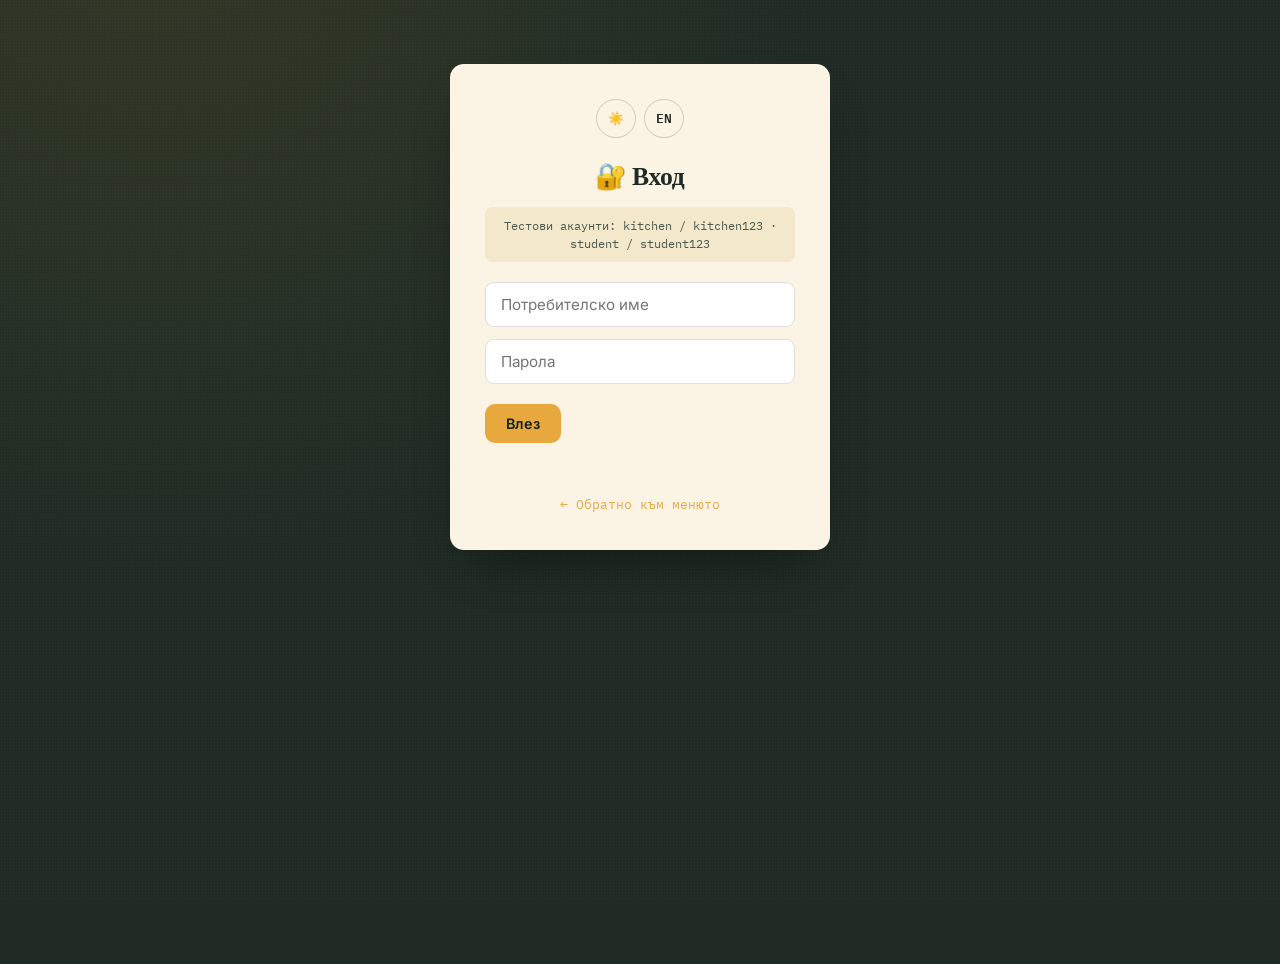
<file: SchoolMenu.Api/wwwroot/login.html>
<!DOCTYPE html>
<html lang="bg">
<head>
    <meta charset="UTF-8">
    <meta name="viewport" content="width=device-width, initial-scale=1.0">
    <title>Вход | Дневно меню</title>
    <link rel="preconnect" href="https://fonts.googleapis.com">
    <link rel="stylesheet" href="css/style.css">
    <script>document.documentElement.setAttribute('data-theme', localStorage.getItem('theme') || 'dark');</script>
</head>
<body>

    <main class="login-box">
        <div class="toggles">
            <button id="btn-theme" class="toggle-btn" title="Тъмен / светъл режим">🌙</button>
            <button id="btn-lang" class="toggle-btn" title="Език / Language">EN</button>
        </div>

        <h1 data-i18n="login_title">🔐 Вход</h1>

        <!-- Подсказка за тестване - махни я преди реално ползване! -->
        <p class="hint" data-i18n="login_hint">Тестови акаунти: kitchen / kitchen123 &middot; student / student123</p>

        <form id="login-form">
            <input id="username" data-i18n-placeholder="ph_username" placeholder="Потребителско име" required>
            <input id="password" type="password" data-i18n-placeholder="ph_password" placeholder="Парола" required>
            <button type="submit" data-i18n="btn_login">Влез</button>
            <!-- Тук се показва съобщение при грешен вход -->
            <div id="error" class="error"></div>
        </form>

        <a href="index.html" data-i18n="back_to_menu">← Обратно към менюто</a>
    </main>

    <script src="js/api.js"></script>
    <script>
        // Логиката на входа е кратка, затова е директно тук.
        document.getElementById("login-form").addEventListener("submit", async (e) => {
            e.preventDefault();   // спри презареждането на страницата

            try {
                const user = await login(              // функцията е в api.js
                    document.getElementById("username").value,
                    document.getElementById("password").value
                );

                // Пренасочваме според ролята:
                // кухнята -> админ панела, всички останали -> менюто
                window.location.href = (user.role === "kitchen") ? "admin.html" : "index.html";
            } catch (err) {
                // Сървърът връща грешката на български (идва директно от бекенда)
                document.getElementById("error").textContent = err.message;
            }
        });
    </script>
</body>
</html>
</file>
<file: SchoolMenu.Api/wwwroot/css/style.css>
@import url('https://fonts.googleapis.com/css2?family=Fraunces:ital,opsz,wght@0,9..144,400;0,9..144,600;0,9..144,700;1,9..144,500&family=Inter:wght@400;500;600;700&family=IBM+Plex+Mono:wght@400;500&display=swap');

/* ============================================================
   ДИЗАЙН ТОКЕНИ
   Тема: "бележка от кухнята" — топла хартиена картичка
   на тъмно бутилково зелено фоново платно.
   ============================================================ */
:root {
  --pine:      #1F2B24;   /* фон на страницата */
  --pine-deep: #14201A;
  --paper:     #FBF3E3;   /* картата с менюто/формите */
  --paper-2:   #F3E7CC;
  --mustard:   #E7A93D;   /* основен акцент */
  --mustard-2: #C98A22;
  --tomato:    #C1483A;   /* внимание / изход / грешка */
  --sage:      #7C9A82;   /* второстепенен текст върху pine */
  --ink:       #1F2B24;
  --ink-soft:  #4B5A4F;

  --font-display: 'Fraunces', serif;
  --font-body: 'Inter', sans-serif;
  --font-mono: 'IBM Plex Mono', monospace;

  --radius: 14px;
  --shadow-card: 0 24px 48px -20px rgba(0,0,0,0.45);
}

/* ---------------- СВЕТЪЛ РЕЖИМ ----------------
   Същата "кухненска бележка" идентичност, само обърнати
   роли: топла хартия навсякъде, зеленото става акцент. */
:root[data-theme="light"] {
  --pine:      #F6EFDD;
  --pine-deep: #EDE0C4;
  --paper:     #FFFFFF;
  --paper-2:   #F3E7CC;
  --mustard:   #D9922C;
  --mustard-2: #B87A1E;
  --tomato:    #B03A2E;
  --sage:      #5C6E62;
  --ink:       #1F2B24;
  --ink-soft:  #4B5A4F;
  --shadow-card: 0 20px 40px -22px rgba(31,43,36,0.25);
}

:root[data-theme="light"] body { color: var(--ink); }
:root[data-theme="light"] header h1 { color: var(--ink); }
:root[data-theme="light"] header { border-bottom-color: rgba(31,43,36,0.12); }
:root[data-theme="light"] .day-nav button { color: var(--ink); border-color: rgba(31,43,36,0.2); }
:root[data-theme="light"] .day-nav button:hover { background: rgba(31,43,36,0.06); }
:root[data-theme="light"] #menu-date { color: var(--ink-soft); }
:root[data-theme="light"] .menu-card::after {
  background: radial-gradient(circle at 10px 0, transparent 10px, var(--paper) 10.5px) repeat-x;
}

/* ---------------- ПРЕВКЛЮЧВАТЕЛИ (език / тема) ---------------- */
.toggles {
  display: flex;
  align-items: center;
  gap: 0.5rem;
}

.toggle-btn {
  background: transparent;
  color: var(--paper);
  border: 1px solid rgba(251,243,227,0.3);
  border-radius: 999px;
  width: auto;
  min-width: 2.4rem;
  height: 2.4rem;
  padding: 0 0.7rem;
  font-family: var(--font-mono);
  font-size: 0.8rem;
  display: flex;
  align-items: center;
  justify-content: center;
  cursor: pointer;
  transition: background 0.15s ease, transform 0.12s ease;
}
.toggle-btn:hover { background: rgba(251,243,227,0.12); transform: translateY(-1px); }

:root[data-theme="light"] .toggle-btn { color: var(--ink); border-color: rgba(31,43,36,0.2); }
:root[data-theme="light"] .toggle-btn:hover { background: rgba(31,43,36,0.06); }

.login-box .toggles { justify-content: center; margin-bottom: 1.2rem; }
.login-box .toggle-btn { color: var(--ink); border-color: rgba(31,43,36,0.2); }
.login-box .toggle-btn:hover { background: rgba(31,43,36,0.06); }

* { box-sizing: border-box; }

body {
  margin: 0;
  min-height: 100vh;
  background:
    radial-gradient(circle at 12% -10%, rgba(231,169,61,0.10), transparent 45%),
    var(--pine);
  background-attachment: fixed;
  font-family: var(--font-body);
  color: var(--paper);
  line-height: 1.5;
}

/* subtle grain/texture so the green isn't flat */
body::before {
  content: "";
  position: fixed;
  inset: 0;
  pointer-events: none;
  background-image: radial-gradient(rgba(255,255,255,0.035) 1px, transparent 1px);
  background-size: 3px 3px;
  z-index: 0;
}

main, header { position: relative; z-index: 1; }

h1, h2, h3 {
  font-family: var(--font-display);
  letter-spacing: -0.01em;
  margin: 0 0 0.4em;
}

a { color: var(--mustard); }

/* ---------------- HEADER ---------------- */
header {
  display: flex;
  align-items: center;
  justify-content: space-between;
  padding: 1.6rem 2rem;
  border-bottom: 1px solid rgba(251,243,227,0.12);
}

header h1 {
  font-size: 1.5rem;
  font-weight: 600;
  color: var(--paper);
  display: flex;
  align-items: center;
  gap: 0.5rem;
}

header a {
  text-decoration: none;
  font-family: var(--font-mono);
  font-size: 0.85rem;
  border: 1px solid var(--mustard);
  padding: 0.5rem 1rem;
  border-radius: 999px;
  transition: background 0.15s ease, color 0.15s ease;
}
header a:hover { background: var(--mustard); color: var(--pine-deep); }

.header-right {
  display: flex;
  align-items: center;
  gap: 1rem;
  font-family: var(--font-mono);
  font-size: 0.85rem;
  color: var(--sage);
}

/* ---------------- MAIN LAYOUT ---------------- */
main {
  max-width: 780px;
  margin: 0 auto;
  padding: 2.5rem 1.5rem 5rem;
}

/* ---------------- BUTTONS ---------------- */
button {
  font-family: var(--font-body);
  font-weight: 600;
  font-size: 0.9rem;
  border: none;
  border-radius: 10px;
  padding: 0.7rem 1.3rem;
  cursor: pointer;
  background: var(--mustard);
  color: var(--pine-deep);
  transition: transform 0.12s ease, background 0.15s ease;
}
button:hover { background: var(--mustard-2); transform: translateY(-1px); }
button:active { transform: translateY(0); }

#btn-logout {
  background: transparent;
  color: var(--tomato);
  border: 1px solid var(--tomato);
}
#btn-logout:hover { background: var(--tomato); color: var(--paper); }

/* ---------------- STUDENT MENU: "ORDER TICKET" ----------------
   Signature element: обект във вид на кухненска бележка/чек,
   с назъбен ("perforated") долен ръб и пунктирни разделители,
   типични за истинска бланка от кухня. */

#menu-date {
  font-size: 1.05rem;
  font-weight: 500;
  font-style: italic;
  color: var(--sage);
  text-align: center;
  margin-bottom: 1.6rem;
  text-transform: capitalize;
}

.day-nav {
  display: flex;
  justify-content: center;
  gap: 0.6rem;
  margin-bottom: 2rem;
}
.day-nav button {
  background: transparent;
  color: var(--paper);
  border: 1px solid rgba(251,243,227,0.25);
}
.day-nav button:hover { background: rgba(251,243,227,0.1); }
#btn-today { background: var(--mustard); color: var(--pine-deep); border-color: var(--mustard); }
#btn-today:hover { background: var(--mustard-2); }

#menu-container { display: flex; justify-content: center; }

.menu-card {
  position: relative;
  background: var(--paper);
  color: var(--ink);
  width: 100%;
  max-width: 420px;
  padding: 2rem 1.8rem 1.6rem;
  border-radius: 4px;
  box-shadow: var(--shadow-card);
  font-family: var(--font-mono);
}

.menu-card::before {
  content: "МЕНЮ ЗА ДЕНЯ";
  display: block;
  font-family: var(--font-display);
  font-style: italic;
  font-size: 0.95rem;
  text-align: center;
  color: var(--ink-soft);
  border-bottom: 1px dashed var(--ink-soft);
  padding-bottom: 0.9rem;
  margin-bottom: 1.2rem;
  letter-spacing: 0.08em;
}

/* назъбен ръб долу, като истинска бележка */
.menu-card::after {
  content: "";
  position: absolute;
  left: 0; right: 0; bottom: -10px;
  height: 20px;
  background:
    radial-gradient(circle at 10px 0, transparent 10px, var(--paper) 10.5px) repeat-x;
  background-size: 20px 20px;
}

.menu-item {
  display: flex;
  align-items: flex-start;
  gap: 0.9rem;
  padding: 0.7rem 0;
  border-bottom: 1px dashed rgba(31,43,36,0.18);
}
.menu-item:last-of-type { border-bottom: none; }

.menu-item .emoji {
  font-size: 1.4rem;
  line-height: 1;
  flex-shrink: 0;
}

.menu-item small {
  display: block;
  text-transform: uppercase;
  letter-spacing: 0.08em;
  font-size: 0.68rem;
  color: var(--ink-soft);
  margin-bottom: 0.15rem;
}

.menu-item strong {
  font-family: var(--font-body);
  font-size: 1.02rem;
  font-weight: 600;
  display: block;
}

.menu-item em {
  display: block;
  font-style: normal;
  font-size: 0.72rem;
  color: var(--tomato);
  margin-top: 0.2rem;
}

.notes {
  margin: 1.2rem 0 0;
  padding-top: 0.9rem;
  border-top: 1px dashed rgba(31,43,36,0.18);
  font-size: 0.85rem;
  color: var(--ink-soft);
}

.alert {
  background: var(--paper);
  color: var(--ink-soft);
  padding: 1.6rem;
  border-radius: var(--radius);
  text-align: center;
  font-style: italic;
  font-family: var(--font-display);
  max-width: 420px;
  box-shadow: var(--shadow-card);
}

/* ---------------- PANELS (admin) ---------------- */
.panel {
  background: var(--paper);
  color: var(--ink);
  border-radius: var(--radius);
  padding: 1.8rem;
  margin-bottom: 1.8rem;
  box-shadow: var(--shadow-card);
}

.panel h2 {
  font-size: 1.25rem;
  color: var(--ink);
  display: flex;
  align-items: center;
  gap: 0.5rem;
}
.panel h2::before {
  content: "";
  width: 8px; height: 8px;
  border-radius: 50%;
  background: var(--mustard);
  display: inline-block;
}

#items-list {
  list-style: none;
  padding: 0;
  margin: 0 0 1.4rem;
  display: flex;
  flex-direction: column;
  gap: 0.4rem;
}
#items-list li {
  display: flex;
  justify-content: space-between;
  align-items: center;
  padding: 0.6rem 0.9rem;
  background: var(--paper-2);
  border-radius: 8px;
  font-size: 0.95rem;
}
.tag {
  font-family: var(--font-mono);
  font-size: 0.7rem;
  color: var(--ink-soft);
  background: rgba(31,43,36,0.06);
  padding: 0.2rem 0.5rem;
  border-radius: 999px;
}

.panel h3 {
  font-size: 0.95rem;
  color: var(--ink-soft);
  font-family: var(--font-body);
  font-weight: 600;
  text-transform: uppercase;
  letter-spacing: 0.06em;
  margin-top: 1.4rem;
}

/* ---------------- FORMS ---------------- */
form {
  display: flex;
  flex-direction: column;
  gap: 0.8rem;
}

label {
  font-size: 0.78rem;
  font-weight: 600;
  color: var(--ink-soft);
  text-transform: uppercase;
  letter-spacing: 0.05em;
  margin-bottom: -0.4rem;
}

input, select {
  font-family: var(--font-body);
  font-size: 0.95rem;
  padding: 0.75rem 0.9rem;
  border: 1.5px solid rgba(31,43,36,0.15);
  border-radius: 9px;
  background: #fff;
  color: var(--ink);
  outline: none;
  transition: border-color 0.15s ease;
}
input:focus, select:focus {
  border-color: var(--mustard-2);
}

form button[type="submit"] {
  margin-top: 0.4rem;
  align-self: flex-start;
}

/* ---------------- LOGIN ---------------- */
.login-box {
  max-width: 380px;
  margin: 4rem auto 0;
  background: var(--paper);
  color: var(--ink);
  padding: 2.2rem;
  border-radius: var(--radius);
  box-shadow: var(--shadow-card);
  text-align: center;
}
.login-box h1 { color: var(--ink); font-size: 1.6rem; }
.login-box .hint {
  font-family: var(--font-mono);
  font-size: 0.75rem;
  color: var(--ink-soft);
  background: var(--paper-2);
  padding: 0.6rem;
  border-radius: 8px;
  margin-bottom: 1.2rem;
}
.login-box form { text-align: left; margin-bottom: 1.2rem; }
.login-box .error {
  color: var(--tomato);
  font-size: 0.85rem;
  min-height: 1.2em;
}
.login-box a {
  font-family: var(--font-mono);
  font-size: 0.8rem;
  text-decoration: none;
}

/* ---------------- MISC ---------------- */
@media (max-width: 520px) {
  header { padding: 1.2rem; flex-wrap: wrap; gap: 0.8rem; }
  main { padding: 1.6rem 1rem 4rem; }
}

/* ============================================================
   АЛЕРГЕНЕН ФИЛТЪР (index.html)
   ============================================================ */
.allergen-filter-panel {
  background: var(--surface);
  border: 1px solid var(--border);
  border-radius: 12px;
  margin-bottom: 1.4rem;
  overflow: hidden;
}

.allergen-filter-panel summary {
  padding: 0.85rem 1.2rem;
  cursor: pointer;
  font-weight: 600;
  font-size: 0.95rem;
  user-select: none;
  list-style: none;
  display: flex;
  align-items: center;
  gap: 0.5rem;
}
.allergen-filter-panel summary::-webkit-details-marker { display: none; }
.allergen-filter-panel summary::after {
  content: "▾";
  margin-left: auto;
  font-size: 0.8rem;
  opacity: 0.6;
  transition: transform 0.2s;
}
.allergen-filter-panel[open] summary::after { transform: rotate(180deg); }

.allergen-hint {
  font-size: 0.82rem;
  opacity: 0.7;
  margin: 0 1.2rem 0.8rem;
}

.allergen-checkboxes {
  display: flex;
  flex-wrap: wrap;
  gap: 0.5rem 1rem;
  padding: 0 1.2rem 1rem;
}
.allergen-checkboxes label {
  display: flex;
  align-items: center;
  gap: 0.4rem;
  font-size: 0.88rem;
  cursor: pointer;
  background: var(--surface2, rgba(255,255,255,0.05));
  padding: 0.3rem 0.7rem;
  border-radius: 20px;
  border: 1px solid var(--border);
  transition: background 0.15s, border-color 0.15s;
}
.allergen-checkboxes label:has(input:checked) {
  background: rgba(255, 80, 80, 0.15);
  border-color: var(--tomato);
  color: var(--tomato);
}
.allergen-checkboxes input[type="checkbox"] { accent-color: var(--tomato); }

/* Скрито ястие заради алерген */
.menu-item--hidden {
  opacity: 0.45;
  text-decoration: line-through;
  filter: grayscale(1);
}
.allergen-warning { color: var(--tomato) !important; }
.allergen-all-warning {
  text-align: center;
  color: var(--tomato);
  font-weight: 600;
  margin-top: 0.6rem;
  font-size: 0.9rem;
}

/* ============================================================
   ИЗТРИВАНЕ НА ЯСТИЕ (admin.html)
   ============================================================ */
#items-list li {
  display: flex;
  align-items: center;
  justify-content: space-between;
  gap: 0.6rem;
}
#items-list li span { flex: 1; }

.allergen-tag {
  font-size: 0.75rem;
  opacity: 0.7;
  margin-left: 0.4rem;
}

.btn-delete-item {
  background: none;
  border: 1px solid transparent;
  border-radius: 6px;
  cursor: pointer;
  padding: 0.25rem 0.45rem;
  font-size: 1rem;
  line-height: 1;
  transition: background 0.15s, border-color 0.15s;
  color: inherit;
  flex-shrink: 0;
}
.btn-delete-item:hover {
  background: rgba(255, 80, 80, 0.15);
  border-color: var(--tomato);
}

/* Modal overlay */
.modal-overlay {
  display: none;
  position: fixed;
  inset: 0;
  background: rgba(0, 0, 0, 0.55);
  z-index: 1000;
  align-items: center;
  justify-content: center;
  backdrop-filter: blur(3px);
}
.modal-overlay.modal--visible {
  display: flex;
}
.modal-box {
  background: var(--surface);
  border: 1px solid var(--border);
  border-radius: 16px;
  padding: 2rem 2.2rem;
  max-width: 380px;
  width: 90%;
  box-shadow: 0 8px 40px rgba(0,0,0,0.4);
  text-align: center;
}
.modal-box p {
  font-size: 1rem;
  margin-bottom: 1.4rem;
  line-height: 1.5;
}
.modal-actions {
  display: flex;
  gap: 0.8rem;
  justify-content: center;
}
.btn-danger {
  background: var(--tomato);
  color: #fff;
  border: none;
  border-radius: 8px;
  padding: 0.6rem 1.4rem;
  font-size: 0.92rem;
  cursor: pointer;
  font-weight: 600;
  transition: opacity 0.15s;
}
.btn-danger:hover { opacity: 0.85; }
.btn-secondary {
  background: transparent;
  border: 1px solid var(--border);
  border-radius: 8px;
  padding: 0.6rem 1.4rem;
  font-size: 0.92rem;
  cursor: pointer;
  color: inherit;
  transition: background 0.15s;
}
.btn-secondary:hover { background: var(--surface2, rgba(255,255,255,0.08)); }
</file>
